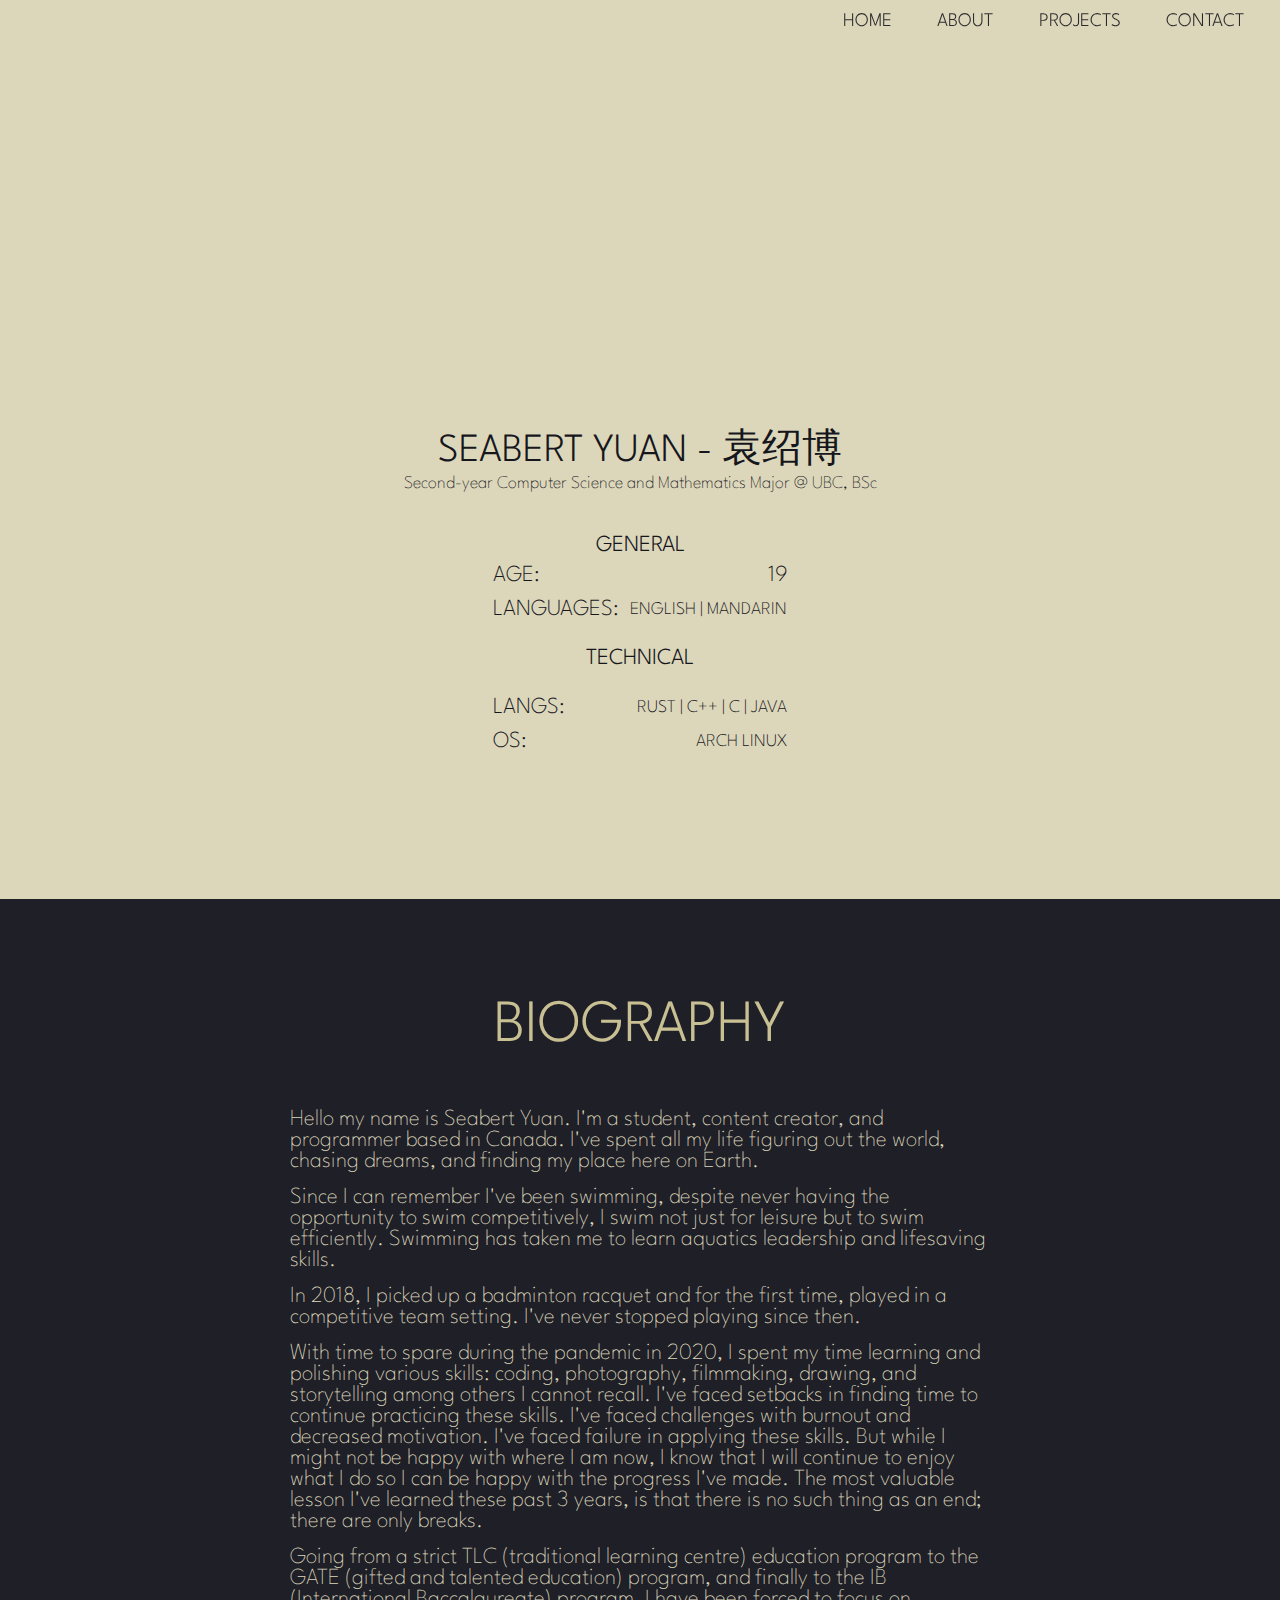
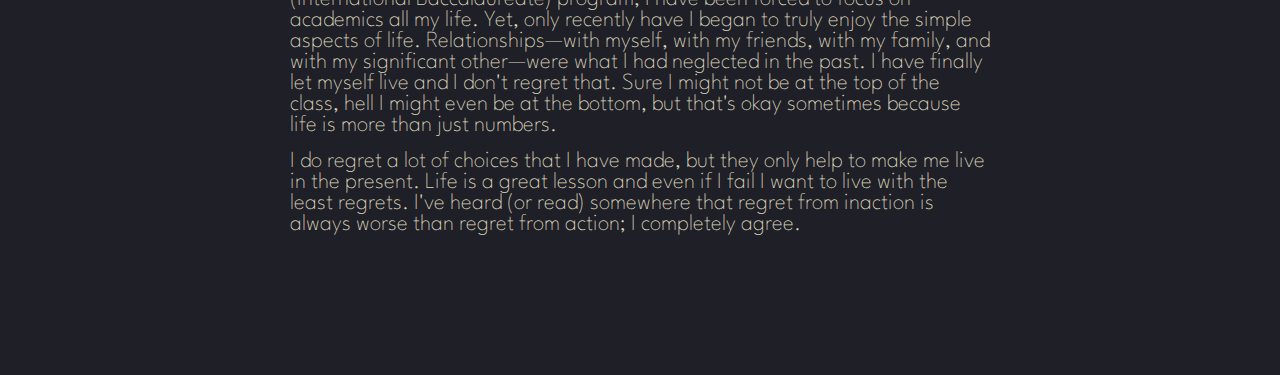
<file: pages/about.html>
<!DOCTYPE html>
<html lang="en">
    <head>
        <meta charset="UTF-8">
        <meta name="description" content="portfolio">
        <meta name="author" content="Seabert Yuan">

        <meta name="viewport" content="width=device-width, initial-scale=1.0">

        <title>About - Seabert Yuan</title>

        <link rel="preconnect" href="https://fonts.gstatic.com">
        <link rel="preconnect" href="https://fonts.googleapis.com">
        <link rel="preconnect" href="https://fonts.gstatic.com" crossorigin>
        <link href="https://fonts.googleapis.com/css2?family=League+Spartan:wght@100;200;300;500&family=Noto+Sans+JP:wght@100;300;500&family=Noto+Sans+SC:wght@100;300;500&display=swap" rel="stylesheet">

        <link rel="stylesheet" href="../styles/styles.css">
        <link rel="stylesheet" href="../styles/about.css">

        <script src="https://ajax.googleapis.com/ajax/libs/jquery/3.5.1/jquery.min.js"></script>
    </head>
    <body>
        <div class="navBar">
            <div class="empty"></div>
            <div class="navContainer">
                <div class="navLinks">
                    <a class="a1" href="/index.html">home</a>
                    <a class="a2" href="">about</a>
                    <a class="a3" href="/pages/projects.html">projects</a>
                    <a class="a4" href="#">contact</a>
                </div>
            </div>
            <div class="burger">
                <span class="line1"></span>
                <span class="line2"></span>
                <span class="line3"></span>
            </div>
        </div>
        <section class="pageSections" id="imgSlides">
            <!--remember to put the image slides here later-->
        </section>
        <section id="briefIntro" class="pageSections">
          <div class="pageContainer" id="generalInfo">
              <h2 class="nameTitle">Seabert Yuan - 袁绍博</h2>
              <p class="positionDesc">Second-year Computer Science and Mathematics Major @ UBC, BSc</p>
              <div class="container" id="tableContainer">
                  <table class="generalDescriptionsCell">
                      <tr>
                          <td colspan="3" id="tableStart" class="tableHeading">general</td>
                      </tr>
                      <tr>
                          <td class="tableCategory">age:</td>
                          <td></td>
                          <td>19</td>
                      </tr>
                      <tr>
                          <td class="tableCategory">Languages:</td>
                          <td></td>
                          <td class="tableDetails">English | Mandarin</td>
                      </tr>
                      <tr>
                          <td colspan="3" class="tableHeading">Technical</td>
                      </tr>
                      <tr>
                          <td class="tableCategory">Langs: </td>
                          <td></td>
                          <td class="tableDetails">Rust | C++ | C | Java</td>
                      </tr>
                      <tr>
                          <td class="tableCategory">OS: </td>
                          <td></td>
                          <td class="tableDetails">Arch Linux</td>
                      </tr>
                  </table>
              </div>
          </div>
        </section>
        <section id="biography" class="pageSections">
            <div id="biographyContainer" class="pageContainer">

                <h2 class="biographyTitle">biography</h2>
                <div id="biographyText" class="container">
                    <p class="biographyParagraphs">
                    Hello my name is Seabert Yuan. I'm a student, content creator, and programmer based in Canada. I've spent all my life figuring out the world, chasing dreams, and finding my place here on Earth.
                    </p>
                    <p class="biographyParagraphs">
                    Since I can remember I've been swimming, despite never having the opportunity to swim competitively, I swim not just for leisure but to swim efficiently. Swimming has taken me to learn aquatics leadership and lifesaving skills.
                    </p>
                    <p class="biographyParagraphs">
                    In 2018, I picked up a badminton racquet and for the first time, played in a competitive team setting. I've never stopped playing since then.
                    </p>
                    <p class="biographyParagraphs">
                    With time to spare during the pandemic in 2020, I spent my time learning and polishing various skills: coding, photography, filmmaking, drawing, and storytelling among others I cannot recall. I've faced setbacks in finding time to continue practicing these skills. I've faced challenges with burnout and decreased motivation. I've faced failure in applying these skills. But while I might not be happy with where I am now, I know that I will continue to enjoy what I do so I can be happy with the progress I've made. The most valuable lesson I've learned these past 3 years, is that there is no such thing as an end; there are only breaks.
                    </p>
                    <p class="biographyParagraphs">
                        Going from a strict TLC (traditional learning centre) education program to the GATE (gifted and talented education) program, and finally to the IB (International Baccalaureate) program, I have been forced to focus on academics all my life. Yet, only recently have I began to truly enjoy the simple aspects of life. Relationships—with myself, with my friends, with my family, and with my significant other—were what I had neglected in the past. I have finally let myself live and I don't regret that. Sure I might not be at the top of the class, hell I might even be at the bottom, but that's okay sometimes because life is more than just numbers.
                    </p>
                    <p class="biographyParagraphs">
                        I do regret a lot of choices that I have made, but they only help to make me live in the present. Life is a great lesson and even if I fail I want to live with the least regrets. I've heard (or read) somewhere that regret from inaction is always worse than regret from action; I completely agree.
                    </p>
                </div>
            </div>
        </section>
        <script src="/scripts/index.js"></script>
    </body>
</html>
</file>
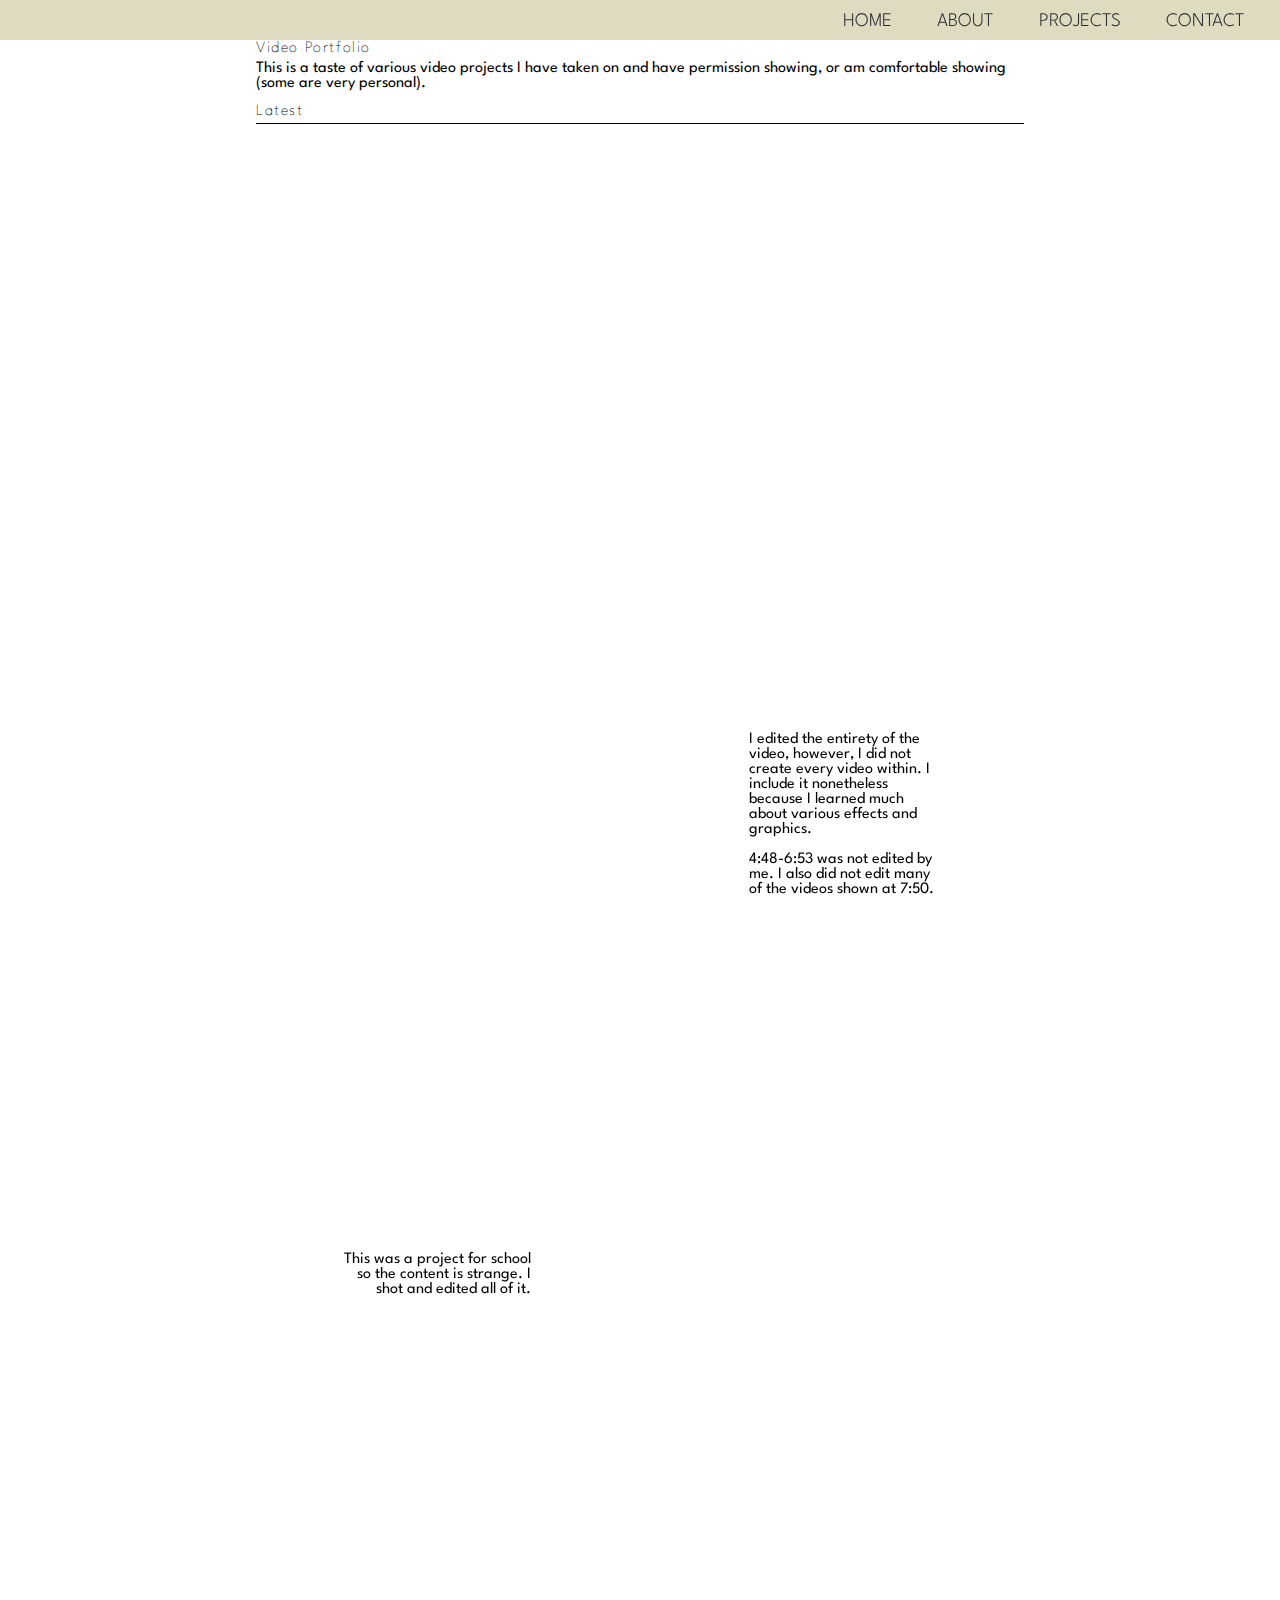
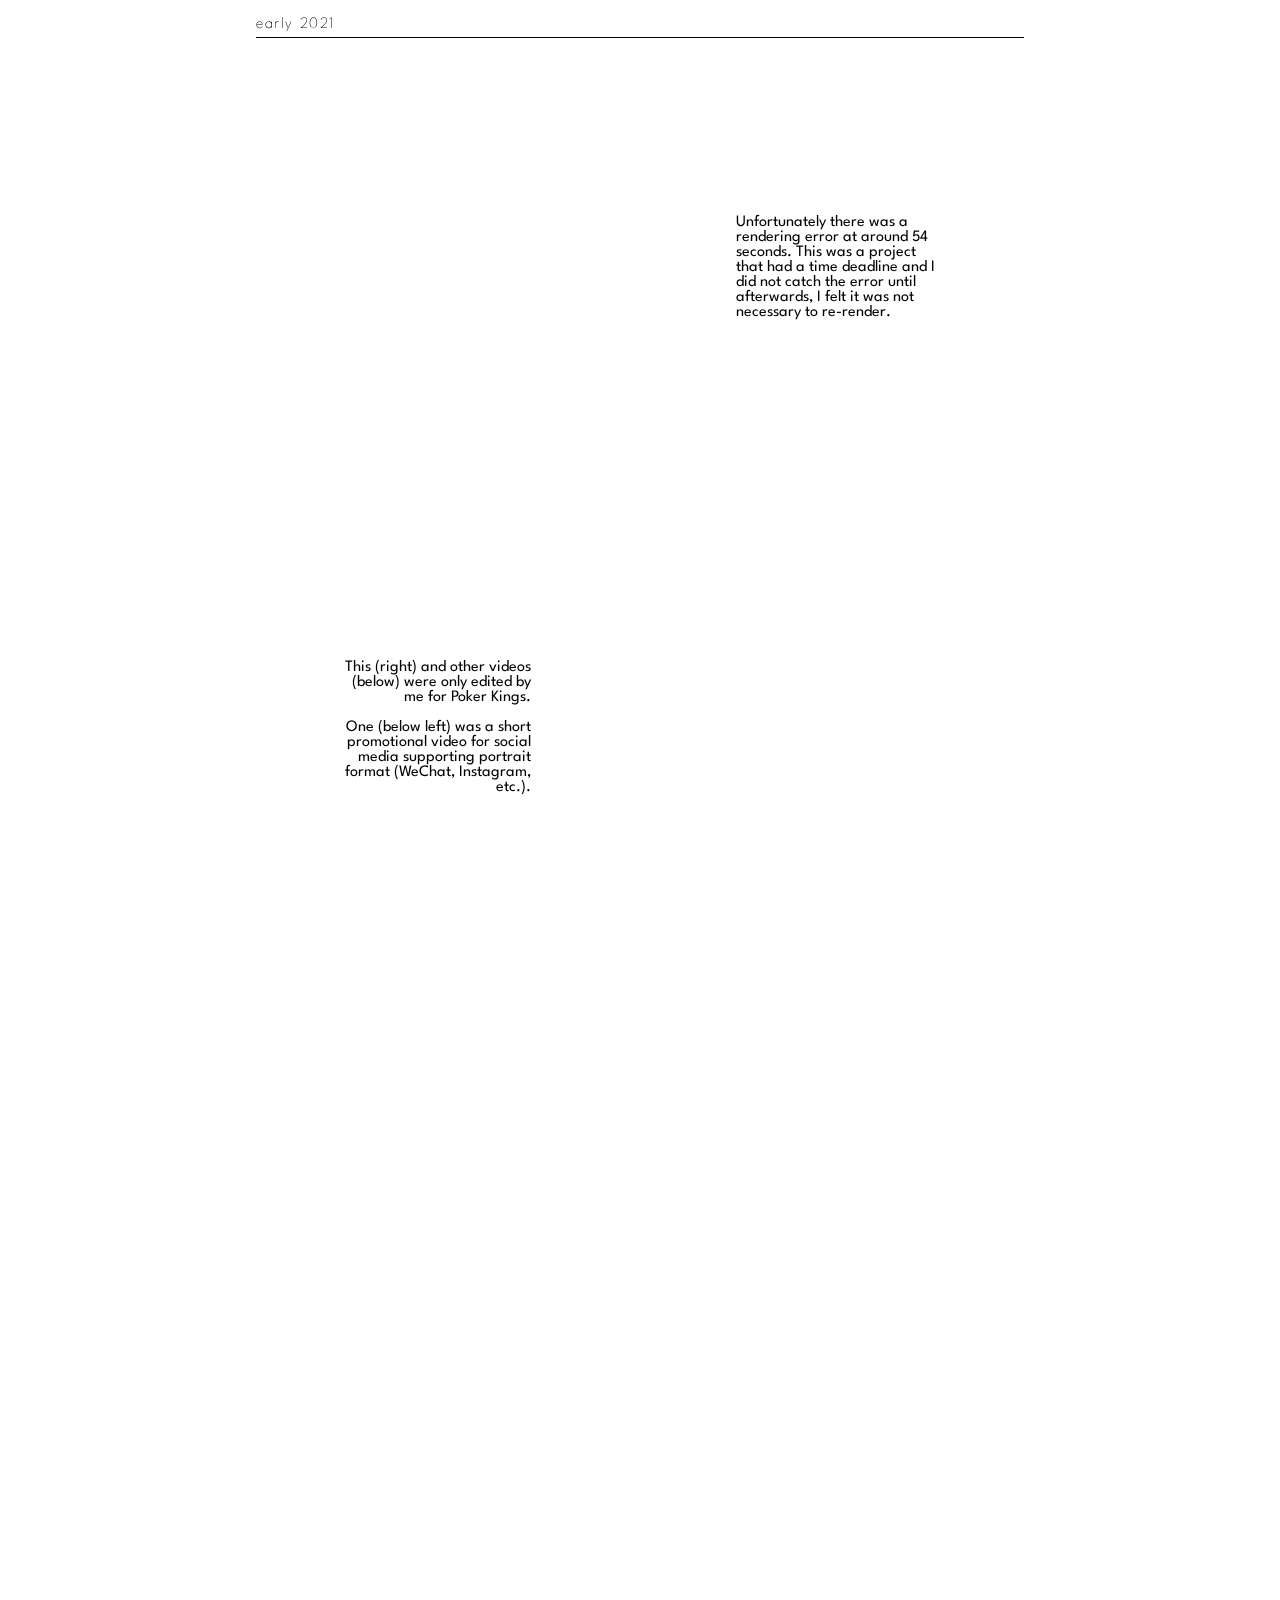
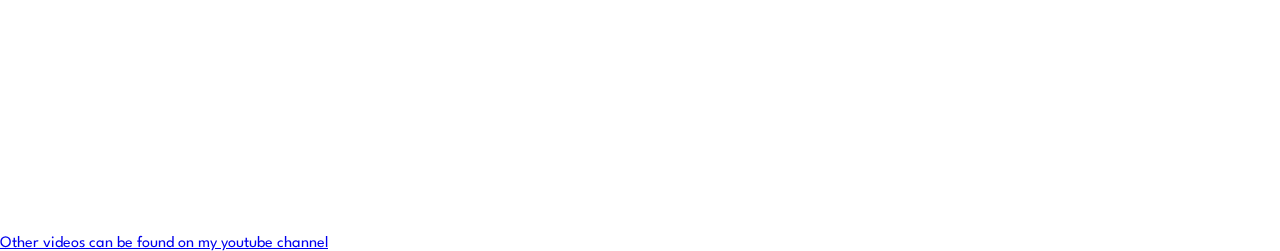
<file: pages/portfolio.html>
<!DOCTYPE html>
<html lang="en">
	<head>
			<meta charset="UTF-8">
			<meta name="description" content="portfolio">
			<meta name="author" content="Seabert Yuan">

			<meta name="viewport" content="width=device-width, initial-scale=1.0">

			<title>portfolio - Seabert Yuan</title>

			<link rel="preconnect" href="https://fonts.googleapis.com">
			<link rel="preconnect" href="https://fonts.gstatic.com" crossorigin>
			<link href="https://fonts.googleapis.com/css2?family=League+Spartan:wght@100;300&display=swap" rel="stylesheet">

			<link rel="stylesheet" href="/styles/styles.css">
			<link rel="stylesheet" href="/styles/portfolio.css">
	</head>
	<body>
		<div class="navBar">
				<div class="empty"></div>
				<div class="navContainer">
						<div class="navLinks">
								<a class="a1" href="../index.html">home</a>
								<a class="a2" href="./about.html">about</a>
								<a class="a3" href="./projects.html">projects</a>
								<a class="a4" href="#">contact</a>
						</div>
				</div>
				<div class="burger">
						<span class="line1"></span>
						<span class="line2"></span>
						<span class="line3"></span>
				</div>
		</div>

	<div class="portfolio">

	<h1>Video Portfolio</h1>

	<p>This is a taste of various video projects I have taken on and have permission showing, or am comfortable showing (some are very personal). </p>

	<div class="timeline-block">
		<h2>Latest</h2>
		<div class="video-block">
			<iframe src="https://drive.google.com/file/d/1C_NluWp1F17addjnplBo15sHXL1fwsk3/preview" class="landscape" allow="autoplay; fullscreen"></iframe>
			<iframe src="https://drive.google.com/file/d/1QDt4JkFejAIgT-V7RIKw2DixFCnMIRit/preview" class="landscape" allow="autoplay; fullscreen"></iframe>
		</div>

		<div class="video-block">
			<iframe src="https://drive.google.com/file/d/1YKAq8xK4dSO9yaCcWfAgFjq2qPUQTEew/preview" class="landscape" allow="autoplay; fullscreen"></iframe>
			<div class="description" id="school-vid-desc">
				I edited the entirety of the video, however, I did not create every video within. I include it nonetheless because I learned much about various effects and graphics.
				<br><br>
				4:48-6:53 was not edited by me. I also did not edit many of the videos shown at 7:50.
			</div>
		</div>

		<div class="video-block">
			<div class="description" id="bio-vid-desc">
				This was a project for school so the content is strange. I shot and edited all of it.
			</div>
			<iframe src="https://drive.google.com/file/d/1hj8nRoeUTKW09roz9kk6zWyuvbsY_He8/preview" class="landscape" allow="autoplay; fullscreen"></iframe>
		</div>

	</div>

	<div class="timeline-block">
		<h2>early 2021</h2>
		<div class="video-block">
			<iframe class="landscape" src="https://www.youtube.com/embed/47eLlklIG-Q" title="YouTube video player" frameborder="0" allow="accelerometer; autoplay; clipboard-write; encrypted-media; gyroscope; picture-in-picture; web-share;" allowfullscreen></iframe>
			<div class="description">
				Unfortunately there was a rendering error at around 54 seconds. This was a project that had a time deadline and I did not catch the error until afterwards, I felt it was not necessary to re-render.
			</div>
		</div>
		<div class="video-block">
			<div class="description" id="poking-desc">
			This (right) and other videos (below) were only edited by me for Poker Kings.
			<br><br>
			One (below left) was a short promotional video for social media supporting portrait format (WeChat, Instagram, etc.).
			</div>
			<iframe src="https://drive.google.com/file/d/1c1eHy3qxJHJt8j5MiC3hjZxCLDZmfSj_/preview" class="landscape" allow="autoplay; fullscreen;"></iframe>
		</div>
		<div class="video-block">
			<iframe src="https://drive.google.com/file/d/1vuMYJZ_VpOhNVm_II_hpvv7O2kzRvcJm/preview" class="portrait" allow="autoplay; fullscreen"></iframe>
			<iframe src="https://drive.google.com/file/d/1gjAvEwr0Tf5bgouQ2m9nfGl2ZfZ9XEi3/preview" class="landscape" allow="autoplay; fullscreen;"></iframe>
		</div>
	</div>
	</div>
	<a href="https://www.youtube.com/channel/UCOoZsAeTArteV5N1mzo0PTw">Other videos can be found on my youtube channel</a>
        <script src="/scripts/index.js"></script>

	</body>
</html>
</file>
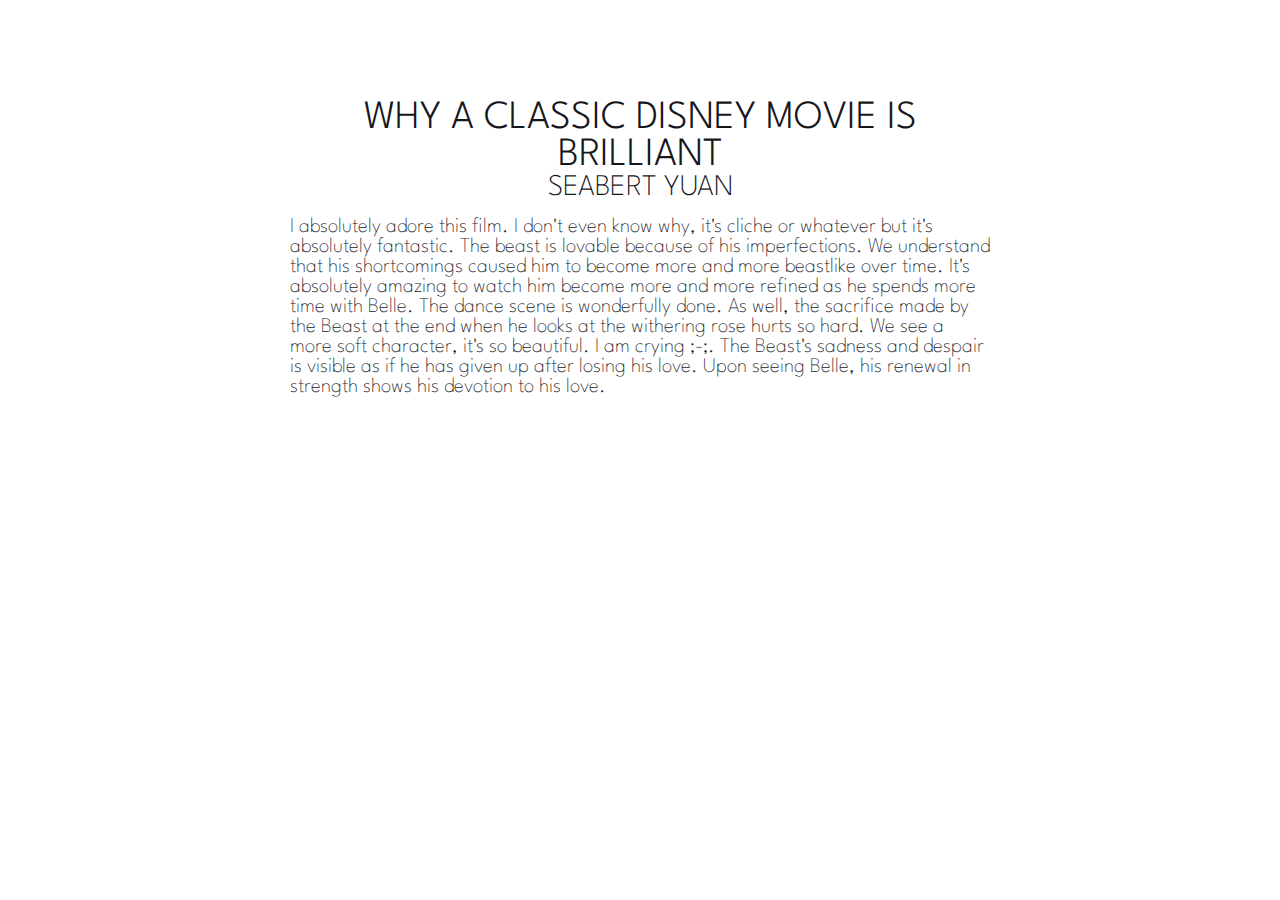
<file: pages/articles/beauty_beast_review.html>
<!DOCTYPE>
<html lang="en">
	<head>
		<meta charset="UTF-8">
		<meta name="description" content="portfolio">
		<meta name="author" content="Seabert Yuan">

		<meta name="viewport" content="width=device-width, initial-scale=1.0">

		<title>Beauty and the Beast</title>

		<link rel="preconnect" href="https://fonts.gstatic.com">
		<link rel="preconnect" href="https://fonts.googleapis.com">
		<link rel="preconnect" href="https://fonts.gstatic.com" crossorigin>
		<link href="https://fonts.googleapis.com/css2?family=League+Spartan:wght@100;200;300;500&family=Noto+Sans+JP:wght@100;300;500&family=Noto+Sans+SC:wght@100;300;500&display=swap" rel="stylesheet">

		<link rel="stylesheet" href="../../styles/styles.css">
		<link rel="stylesheet" href="../../styles/articles.css">

		<script src="https://ajax.googleapis.com/ajax/libs/jquery/3.5.1/jquery.min.js"></script>
	</head>

	<body>
		<section class="pageSections">
			<div class="pageContainer">
				<h1>
					Why a Classic Disney Movie is Brilliant
					</h2>
				<h2>Seabert Yuan</h2>
				<p>
					I absolutely adore this film. I don't even know why, it's cliche or whatever but it's absolutely fantastic. The beast is lovable because of his imperfections. We understand that his shortcomings caused him to become more and more beastlike over time. It's absolutely amazing to watch him become more and more refined as he spends more time with Belle. The dance scene is wonderfully done. As well, the sacrifice made by the Beast at the end when he looks at the withering rose hurts so hard. We see a more soft character, it's so beautiful. I am crying ;-;. The Beast's sadness and despair is visible as if he has given up after losing his love. Upon seeing Belle, his renewal in strength shows his devotion to his love.
				</p>
				<br>
			</div>
		</section>
	</body>
</file>
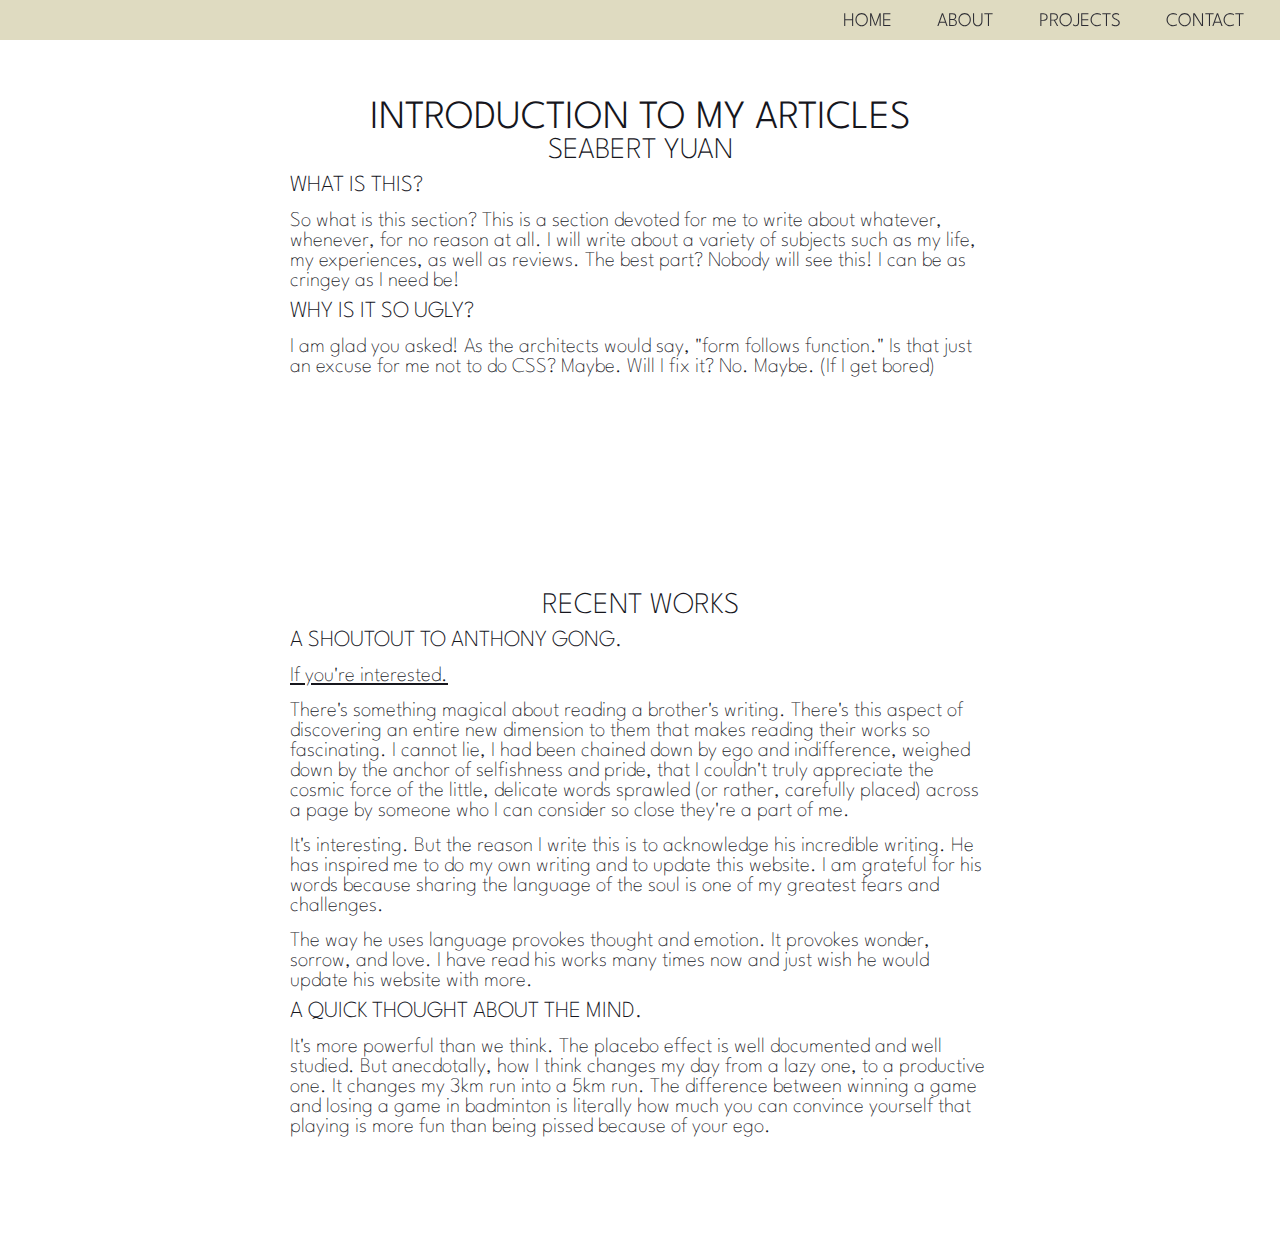
<file: pages/articles/intro_to.html>
<!DOCTYPE>
<html lang="en">
	<head>
		<meta charset="UTF-8">
		<meta name="description" content="portfolio">
		<meta name="author" content="Seabert Yuan">

		<meta name="viewport" content="width=device-width, initial-scale=1.0">

		<title>Intro to...</title>

		<link rel="preconnect" href="https://fonts.gstatic.com">
		<link rel="preconnect" href="https://fonts.googleapis.com">
		<link rel="preconnect" href="https://fonts.gstatic.com" crossorigin>
		<link href="https://fonts.googleapis.com/css2?family=League+Spartan:wght@100;200;300;500&family=Noto+Sans+JP:wght@100;300;500&family=Noto+Sans+SC:wght@100;300;500&display=swap" rel="stylesheet">

		<link rel="stylesheet" href="../../styles/styles.css">
		<link rel="stylesheet" href="../../styles/articles.css">


		<script src="https://ajax.googleapis.com/ajax/libs/jquery/3.5.1/jquery.min.js"></script>
	</head>

	<body>
		<div class="navBar">
				<div class="empty"></div>
				<div class="navContainer">
						<div class="navLinks">
								<a class="a1" href="../../index.html">home</a>
								<a class="a2" href="../about.html">about</a>
								<a class="a3" href="../projects.html">projects</a>
								<a class="a4" href="#">contact</a>
						</div>
				</div>
				<div class="burger">
						<span class="line1"></span>
						<span class="line2"></span>
						<span class="line3"></span>
				</div>
		</div>
		<section class="pageSections">
			<div class="pageContainer">
				<h1>
					Introduction to My Articles
					</h1>
				<h2>Seabert Yuan</h2>
				<h3>What is this?</h3>
				<p>
					So what is this section? This is a section devoted for me to write about whatever, whenever, for no reason at all. I will write about a variety of subjects such as my life, my experiences, as well as reviews. The best part? Nobody will see this! I can be as cringey as I need be!
				</p>
				<h3>Why is it so ugly?</h3>
				<p>
					I am glad you asked! As the architects would say, "form follows function." Is that just an excuse for me not to do CSS? Maybe. Will I fix it? No. Maybe. (If I get bored)
					</p>
				<br>
			</div>
		</section>
		<section class="pageSections">
			<div class="pageContainer">
				<h2>
					recent works
				</h2>
				<h3>A shoutout to Anthony Gong.</h3>
				<a href="https://sites.google.com/view/polyhymniasveil">If you're interested.</a>
				<p>
					There's something magical about reading a brother's writing. There's this aspect of discovering an entire new dimension to them that makes reading their works so fascinating. I cannot lie, I had been chained down by ego and indifference, weighed down by the anchor of selfishness and pride, that I couldn't truly appreciate the cosmic force of the little, delicate words sprawled (or rather, carefully placed) across a page by someone who I can consider so close they're a part of me.
				</p>
				<p>
					It's interesting. But the reason I write this is to acknowledge his incredible writing. He has inspired me to do my own writing and to update this website. I am grateful for his words because sharing the language of the soul is one of my greatest fears and challenges.
				</p>
				<p>
					The way he uses language provokes thought and emotion. It provokes wonder, sorrow, and love. I have read his works many times now and just wish he would update his website with more.
				</p>
				<h3>A quick thought about the mind.</h3>
				<p>
					It's more powerful than we think. The placebo effect is well documented and well studied. But anecdotally, how I think changes my day from a lazy one, to a productive one. It changes my 3km run into a 5km run. The difference between winning a game and losing a game in badminton is literally how much you can convince yourself that playing is more fun than being pissed because of your ego.
				</p>
			</div>
		</section>
		<script src="../../scripts/index.js"></script>
	</body>
</file>
<file: styles/styles.css>
html, body, div, span, applet, object, iframe, h1, h2, h3, h4, h5, h6, p, blockquote, pre, a, abbr, acronym, address, big, cite, code, del, dfn, em, font, img, ins, kbd, q, s, samp, small, strike, strong, sub, sup, tt, var, b, u, i, center, dl, dt, dd, ol, ul, li, fieldset, form, label, legend, caption {
    margin: 0;
    padding: 0;
    border: 0;
    outline: 0;
    font-size: 100%;
    vertical-align: baseline;
    background: transparent;
    font-family: 'League Spartan', sans-serif;
}

.pageSections{
    display: flex;
    justify-content: center;
    margin: 0;
    padding: 100px 0;
}
.pageContainer {
    width: 700px;
    display: flex;
    flex-wrap: nowrap;
}
.container {
    padding: 40px 0;
}
.row {
    margin: 0 auto;
    padding: 0 20px;
    box-sizing: content-box;
}
.cell {
    padding: 0;
}

/* Navigation bar */
.navBar {
    display: flex;
    z-index: 3;
    position: fixed;
    height: 40px;
    width: 100vw;
    background-color: #DCD7BA;
    opacity: 0.90;
}
.empty {
    display: flex;
    flex-basis: 60vw;
    flex-shrink: 3;
    z-index: 3;
}
.navContainer {
    display: flex;
    flex-basis: 40vw;
    flex-shrink: 0;
    z-index: 3;
    align-content: center;
    justify-content: right;
}
.navLinks {
    display: grid;
    z-index: 3;
    grid-template-columns: auto auto auto auto;
    text-align: center;
    align-self: center;
    position: fixed;
    padding: 3px 0 0 0;
}
.navLinks a{
    display: inline-block;
    position: relative;
    z-index: 3;
    margin: 0.25vh 2vw 0.25vh 0;
    padding: 5px 10px;
    font-size: 1.2rem;
    color: #16161D;
    text-decoration: none;
    text-transform: uppercase;
    font-family: 'League Spartan', sans-serif;
    font-weight: 300;
}
/* navigation bar hover */
.navLinks a:after {
    content: "";
    display: block;
    position: relative;
    height: 10%;
    left: 50%;
    background: #16161D;
    transition: width 0.1s ease 0s, left 0.1s ease 0s;
    width: 0;
}
.navLinks a:hover:after {
    width: 100%;
    left: 0;
}

/* mobile */
@media (orientation: portrait){
    .emptyNavSpace{
        display: none;
    }
    .burger{
        display: flex;
        flex-direction: column;
        align-self: center;
        align-content: center;
        margin: 15px;
        z-index: 4;
    }
    .burger span{
        width: 26px;
        height: 3px;
        margin-top: 25%;
        border-radius: 3px;
        background: black;
        transition: transform 0.2s ease, opacity 0.2s ease;
    }
    .burger:hover{
        cursor: pointer;
    }

    /* action */
    .navLinks{
        display: flex;
        position: fixed;
        left: 0px;
        top: 0px;
        z-index: 3;
        background: white;
        opacity: 70%;
        justify-content: center;
        align-items: flex-end;
        /*flex: auto;*/
        padding: 0px;
        height: 100%;
        width: 100%;
        flex-direction: column;
        clip-path: inset(0 0 0 100%);
        -webkit-clip-path: inset(0 0 0 100%);
        transition: all .10s ease-in-out;
    }
    .navLinks.open{
        clip-path: inset(0 0 0 0);
        -webkit-clip-path: inset(0 0 0 0);
    }
    .toggle .line1{
        transform: rotate(-45deg) translate(-6px,7px);
        transition: transform 0.2s ease;
    }
    .toggle .line2{
        transform: translateX(-10px);
        opacity: 0;
        transition: transform 0.2s ease, opacity 0.2s ease;
    }
    .toggle .line3{
        transform: rotate(45deg) translate(-6px,-7px);
        transition: transform 0.2s ease;
    }
    .navLinks a{
        font-family: 'League Spartan', sans-serif;
        font-weight: 300;
        font-size: 43px;
        width: 180px;
        text-align: end;
        padding: 0px;
        margin: 10px 30px 5px 0;
    }
    .pageContainer {
        width: 500px;
    }
}
@media (max-width: 700px) {
    .pageContainer {
        width: 400px;
    }
}
</file>
<file: styles/about.css>
body {
    background-color: #dcd7ba;
}
h2 {
    color: #16161d;
    font-size: 40px;
    font-family: 'League Spartan', sans-serif;
    font-weight: 300;
    text-transform: uppercase;
    text-align: center;
}
table {
    color: #16161d;
    font-size: 23px;
    font-family: 'League Spartan', sans-serif;
    font-weight: 200;
    text-transform: uppercase;
    text-align: left;
}
p {
    color: #16161d;
    font-size: 18px;
    font-family: 'League Spartan', sans-serif;
    font-weight: 100;
    text-align: left;
}

#imgSlides {
    height: 120px;
    background-color: #dcd7ba;
}

#briefIntro {
    background-color: #dcd7ba;
}
#generalInfo {
    flex-direction: column;
}
.positionDesc {
    text-align: center;
}
#tableContainer {
    padding: 40px 200px;
}
.generalDescriptionsCell {
    width: 100%;
    border: none;
}
td {
    text-align: end;
    height: 30px;
}
.tableCategory {
    text-align: start;
}
.tableDetails {
    font-size: 18px;
}
#tableStart {
    height: 0;
}
.tableHeading {
    text-align: center;
    height: 60px;
    font-weight: 300;
}

#biography {
    background-color: #1f1f28;
}
#biographyContainer {
    flex-direction: column;
}
.biographyTitle {
    color: #C8C093;
    font-size: 60px;
    font-family: 'League Spartan', sans-serif;
    font-weight: 300;
    text-transform: uppercase;
    text-align: center;
}
#biographyText {
    display: flex;
    flex-direction: column;
}
.biographyParagraphs {
    color: #dcd7ba;
    font-size: 23px;
    margin: 15px 0 0 0;
}
</file>
<file: styles/portfolio.css>
body {
    font-family: 'League Spartan', sans-serif;
}
h1, h2 {
    letter-spacing: 0.1em;
    font-weight: 100;
    line-height: 1.4;
}
h2 {
    border-style: none none solid none;
    border-width: 1px;
}
.portfolio {
    display: flex;
    flex-direction: column;
    padding: 3% 20%;
    justify-content: center;
}
.timeline-block {
    display: flex;
    flex-direction: column;
    justify-content: center;
    margin: 10px 0 100px 0;
}

.video-block {
    display: flex;
    flex-direction: row;
    justify-content: center;
    flex-wrap: nowrap;
    margin: 30px;
    align-items: center;
}

.description {
    flex-shrink: 1;
    width: 640px;
    margin: 20px 50px;
}

.landscape {
    margin: 20px 50px;
    height: 360px;
    width: 640px;
}
.portrait {
    margin: 20px 50px;
    height: 640px;
    width: 360px;
}
#school-vid-desc {
    text-align: start;
    width: 400px;
}
#bio-vid-desc {
    text-align: end;
    width: 400px;
}
#poking-desc {
    text-align: end;
    width: 400px;
}
</file>
<file: styles/articles.css>
h1 {
    color: #16161d;
    font-size: 40px;
    font-family: 'League Spartan', sans-serif;
    font-weight: 300;
    text-transform: uppercase;
    text-align: center;
}
h2 {
    color: #16161d;
    font-size: 30px;
    font-family: 'League Spartan', sans-serif;
    font-weight: 200;
    text-transform: uppercase;
    text-align: center;
}
h3 {
    color: #16161d;
    font-size: 23px;
    font-family: 'League Spartan', sans-serif;
    font-weight: 200;
    text-transform: uppercase;
    text-align: left;
    margin: 10px 0 0 0;
}
h4 {
    color: #16161d;
    font-size: 18px;
    font-family: 'League Spartan', sans-serif;
    font-weight: 100;
    text-align: center;
}
p, a {
    color: #16161d;
    font-size: 21px;
    font-family: 'League Spartan', sans-serif;
    font-weight: 100;
    text-align: left;
    margin: 15px 0 0 0;
}
.pageContainer {
    flex-direction: column;
}
</file>
